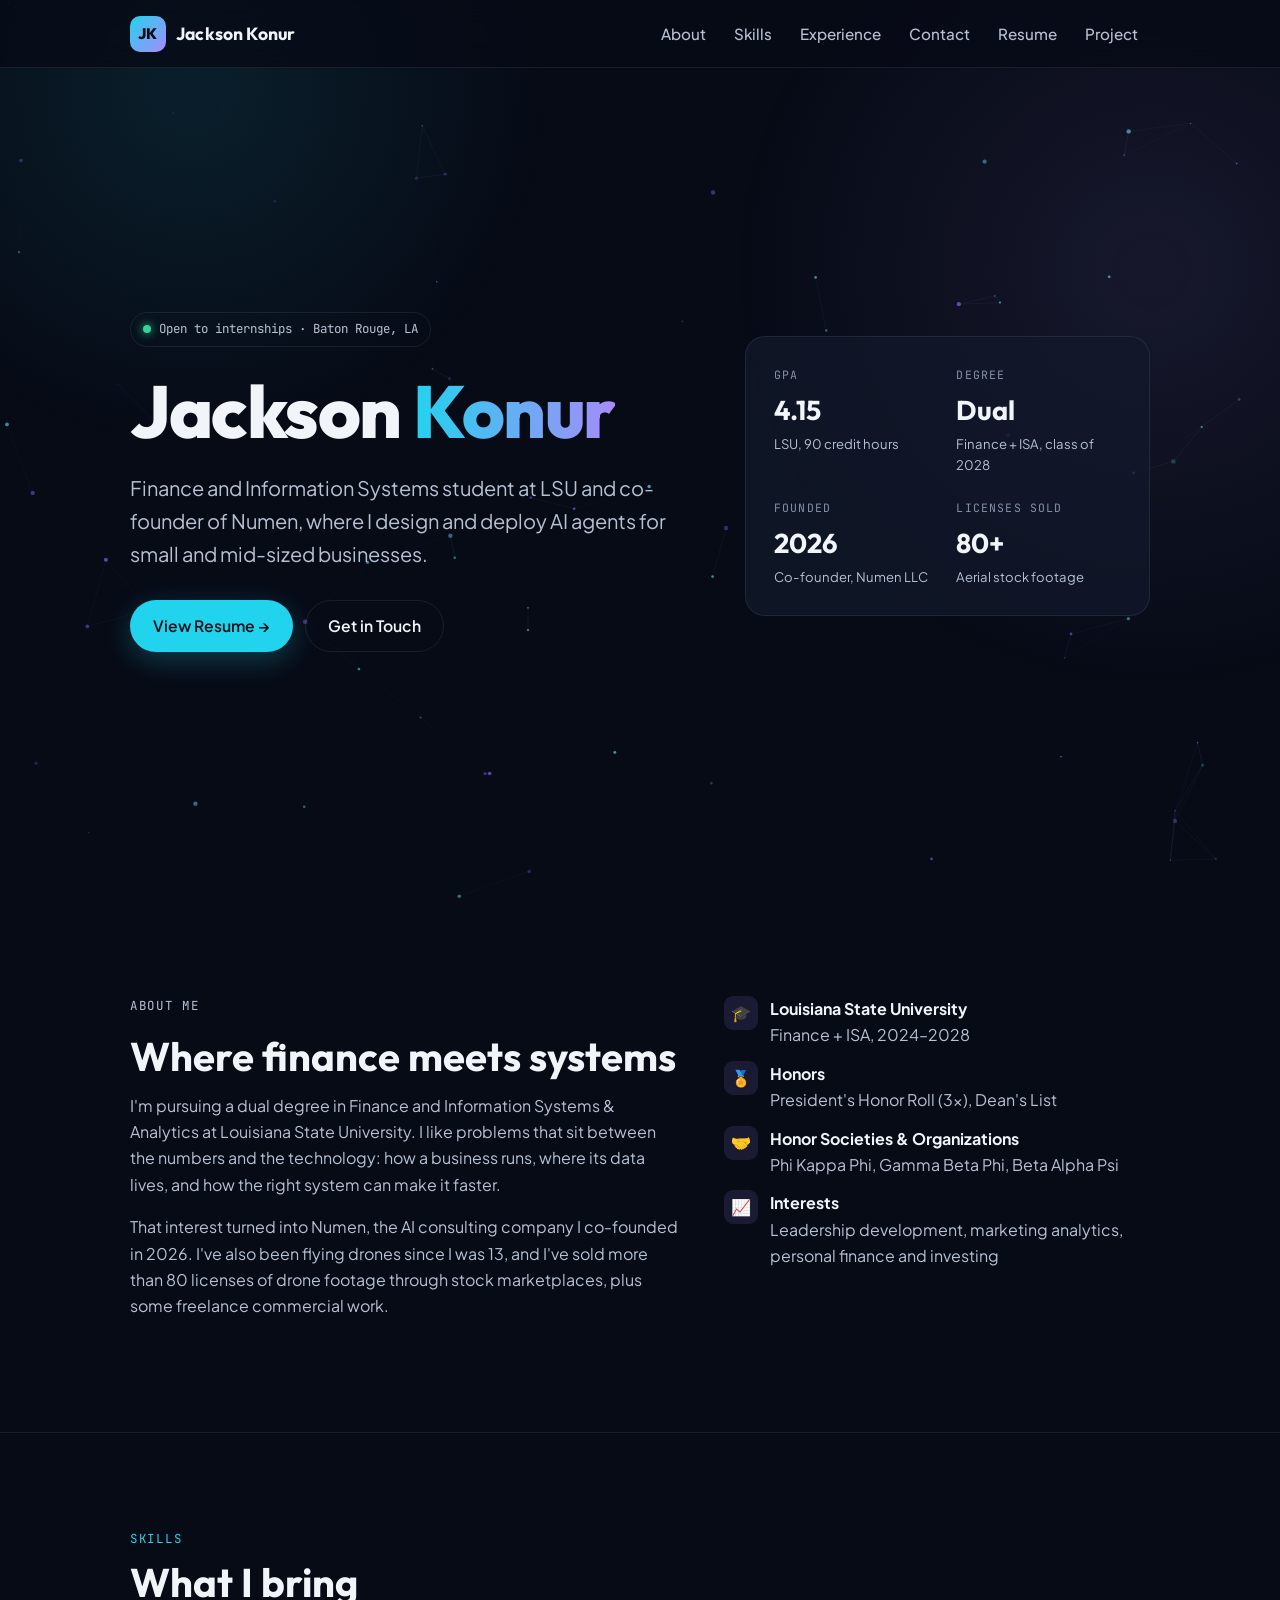
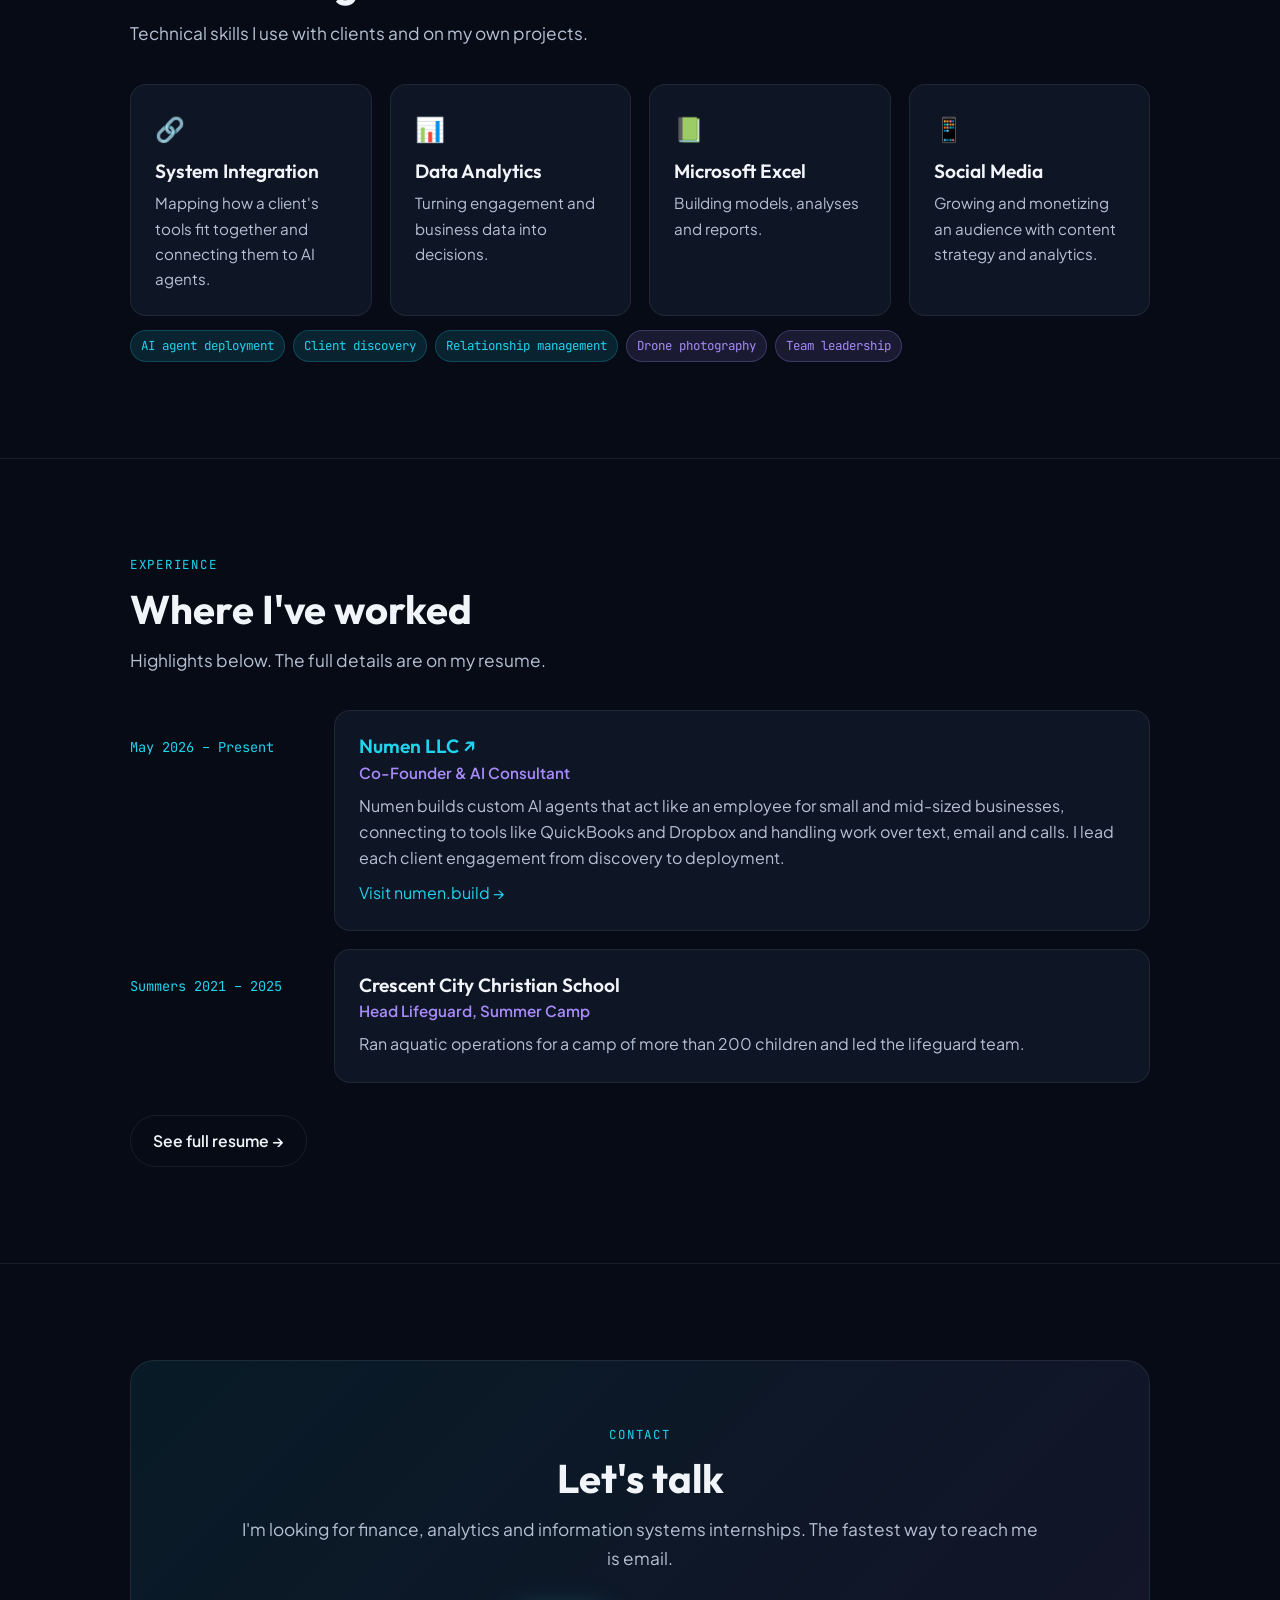
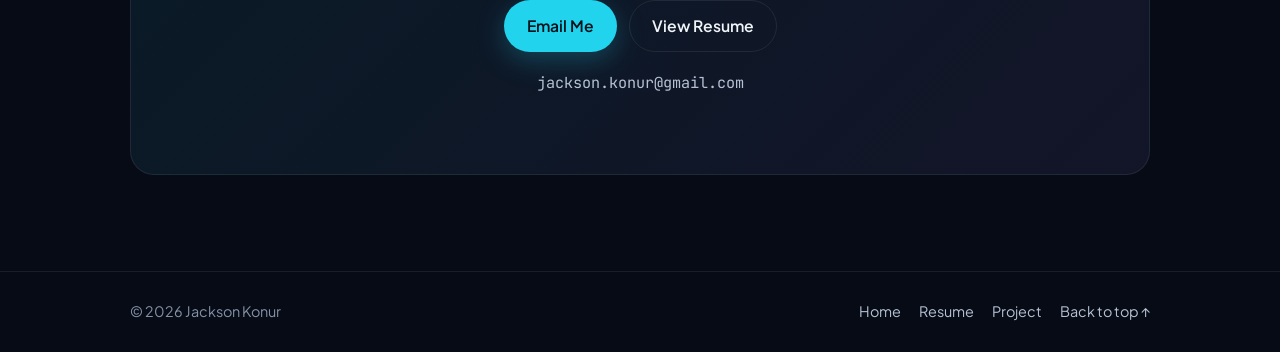
<file: index.html>
<!DOCTYPE html>
<html lang="en">
<head>
  <meta charset="UTF-8" />
  <meta name="viewport" content="width=device-width, initial-scale=1.0" />
  <title>Jackson Konur | Finance & Information Systems</title>
  <meta name="description" content="Jackson Konur, LSU Finance and Information Systems & Analytics student and co-founder of Numen LLC, an AI agent consultancy." />
  <link rel="icon" href="favicon.svg" type="image/svg+xml" />
  <link rel="preconnect" href="https://fonts.googleapis.com" />
  <link rel="preconnect" href="https://fonts.gstatic.com" crossorigin />
  <link href="https://fonts.googleapis.com/css2?family=JetBrains+Mono:wght@400;500;700&family=Outfit:wght@400;600;700;800&family=Plus+Jakarta+Sans:wght@400;500;600;700&display=swap" rel="stylesheet" />
  <link rel="stylesheet" href="styles.css" />
</head>
<body>
  <a href="#main" class="skip-link">Skip to content</a>
  <canvas id="bg-canvas" class="bg-canvas" aria-hidden="true"></canvas>

  <header class="site-header">
    <div class="header-inner">
      <a href="index.html" class="brand"><span class="brand-mark">JK</span>Jackson Konur</a>
      <button class="nav-toggle" aria-label="Open menu" aria-expanded="false" aria-controls="site-nav">☰</button>
      <nav class="nav" id="site-nav" aria-label="Main">
        <a href="#about">About</a>
        <a href="#skills">Skills</a>
        <a href="#experience">Experience</a>
        <a href="#contact">Contact</a>
        <a href="resume.html">Resume</a>
        <a href="project.html">Project</a>
      </nav>
    </div>
  </header>

  <main id="main">
    <!-- Profile -->
    <section class="hero" id="top">
      <div class="container hero-grid">
        <div>
          <p class="status-pill"><span class="dot"></span>Open to internships · Baton Rouge, LA</p>
          <h1>Jackson <span class="accent">Konur</span></h1>
          <p class="tagline">
            Finance and Information Systems student at LSU and co-founder of Numen, where I design and deploy
            AI agents for small and mid-sized businesses.
          </p>
          <div class="btn-row">
            <a href="resume.html" class="btn btn-primary">View Resume →</a>
            <a href="#contact" class="btn btn-ghost">Get in Touch</a>
          </div>
        </div>

        <aside class="hero-panel" aria-label="Quick facts">
          <dl>
            <div>
              <dt>GPA</dt>
              <dd>4.15<small>LSU, 90 credit hours</small></dd>
            </div>
            <div>
              <dt>Degree</dt>
              <dd>Dual<small>Finance + ISA, class of 2028</small></dd>
            </div>
            <div>
              <dt>Founded</dt>
              <dd>2026<small>Co-founder, Numen LLC</small></dd>
            </div>
            <div>
              <dt>Licenses sold</dt>
              <dd>80+<small>Aerial stock footage</small></dd>
            </div>
          </dl>
        </aside>
      </div>
    </section>

    <!-- About -->
    <section class="section" id="about">
      <div class="container about-grid">
        <div class="reveal">
          <p class="eyebrow">About me</p>
          <h2>Where finance meets systems</h2>
          <p>
            I'm pursuing a dual degree in Finance and Information Systems &amp; Analytics at Louisiana State
            University. I like problems that sit between the numbers and the technology: how a business runs,
            where its data lives, and how the right system can make it faster.
          </p>
          <p>
            That interest turned into Numen, the AI consulting company I co-founded in 2026. I've also been flying drones since I was
            13, and I've sold more than 80 licenses of drone footage through stock
            marketplaces, plus some freelance commercial work.
          </p>
        </div>
        <ul class="fact-list reveal">
          <li><span class="icon" aria-hidden="true">🎓</span><div><strong>Louisiana State University</strong>Finance + ISA, 2024–2028</div></li>
          <li><span class="icon" aria-hidden="true">🏅</span><div><strong>Honors</strong>President's Honor Roll (3x), Dean's List</div></li>
          <li><span class="icon" aria-hidden="true">🤝</span><div><strong>Honor Societies &amp; Organizations</strong>Phi Kappa Phi, Gamma Beta Phi, Beta Alpha Psi</div></li>
          <li><span class="icon" aria-hidden="true">📈</span><div><strong>Interests</strong>Leadership development, marketing analytics, personal finance and investing</div></li>
        </ul>
      </div>
    </section>

    <!-- Skills -->
    <section class="section" id="skills">
      <div class="container">
        <p class="eyebrow">Skills</p>
        <h2>What I bring</h2>
        <p class="lead">Technical skills I use with clients and on my own projects.</p>
        <div class="grid grid-4">
          <article class="card skill-card reveal">
            <div class="icon" aria-hidden="true">🔗</div>
            <h3>System Integration</h3>
            <p>Mapping how a client's tools fit together and connecting them to AI agents.</p>
          </article>
          <article class="card skill-card reveal">
            <div class="icon" aria-hidden="true">📊</div>
            <h3>Data Analytics</h3>
            <p>Turning engagement and business data into decisions.</p>
          </article>
          <article class="card skill-card reveal">
            <div class="icon" aria-hidden="true">📗</div>
            <h3>Microsoft Excel</h3>
            <p>Building models, analyses and reports.</p>
          </article>
          <article class="card skill-card reveal">
            <div class="icon" aria-hidden="true">📱</div>
            <h3>Social Media</h3>
            <p>Growing and monetizing an audience with content strategy and analytics.</p>
          </article>
        </div>
        <ul class="tag-list" aria-label="Additional skills">
          <li class="tag">AI agent deployment</li>
          <li class="tag">Client discovery</li>
          <li class="tag">Relationship management</li>
          <li class="tag violet">Drone photography</li>
          <li class="tag violet">Team leadership</li>
        </ul>
      </div>
    </section>

    <!-- Experience -->
    <section class="section" id="experience">
      <div class="container">
        <p class="eyebrow">Experience</p>
        <h2>Where I've worked</h2>
        <p class="lead">Highlights below. The full details are on my resume.</p>
        <ol class="timeline">
          <li class="timeline-item reveal">
            <div class="timeline-date">May 2026 – Present</div>
            <article class="card">
              <h3><a href="https://numen.build/" target="_blank" rel="noopener">Numen LLC ↗</a></h3>
              <div class="role">Co-Founder &amp; AI Consultant</div>
              <p>Numen builds custom AI agents that act like an employee for small and mid-sized businesses, connecting to tools like QuickBooks and Dropbox and handling work over text, email and calls. I lead each client engagement from discovery to deployment.</p>
              <p><a href="https://numen.build/" target="_blank" rel="noopener">Visit numen.build →</a></p>
            </article>
          </li>
          <li class="timeline-item reveal">
            <div class="timeline-date">Summers 2021 – 2025</div>
            <article class="card">
              <h3>Crescent City Christian School</h3>
              <div class="role">Head Lifeguard, Summer Camp</div>
              <p>Ran aquatic operations for a camp of more than 200 children and led the lifeguard team.</p>
            </article>
          </li>
        </ol>
        <div class="section-cta">
          <a href="resume.html" class="btn btn-ghost">See full resume →</a>
        </div>
      </div>
    </section>

    <!-- Contact -->
    <section class="section" id="contact">
      <div class="container">
        <div class="contact-box reveal">
          <p class="eyebrow">Contact</p>
          <h2>Let's talk</h2>
          <p class="lead">I'm looking for finance, analytics and information systems internships. The fastest way to reach me is email.</p>
          <div class="btn-row">
            <a href="mailto:jackson.konur@gmail.com" class="btn btn-primary">Email Me</a>
            <a href="resume.html" class="btn btn-ghost">View Resume</a>
          </div>
          <p class="contact-email">jackson.konur@gmail.com</p>
        </div>
      </div>
    </section>
  </main>

  <footer class="site-footer">
    <div class="container footer-inner">
      <span>© 2026 Jackson Konur</span>
      <nav class="footer-links" aria-label="Footer">
        <a href="index.html">Home</a>
        <a href="resume.html">Resume</a>
        <a href="project.html">Project</a>
        <a href="#top">Back to top ↑</a>
      </nav>
    </div>
  </footer>

  <script src="app.js"></script>
</body>
</html>
</file>
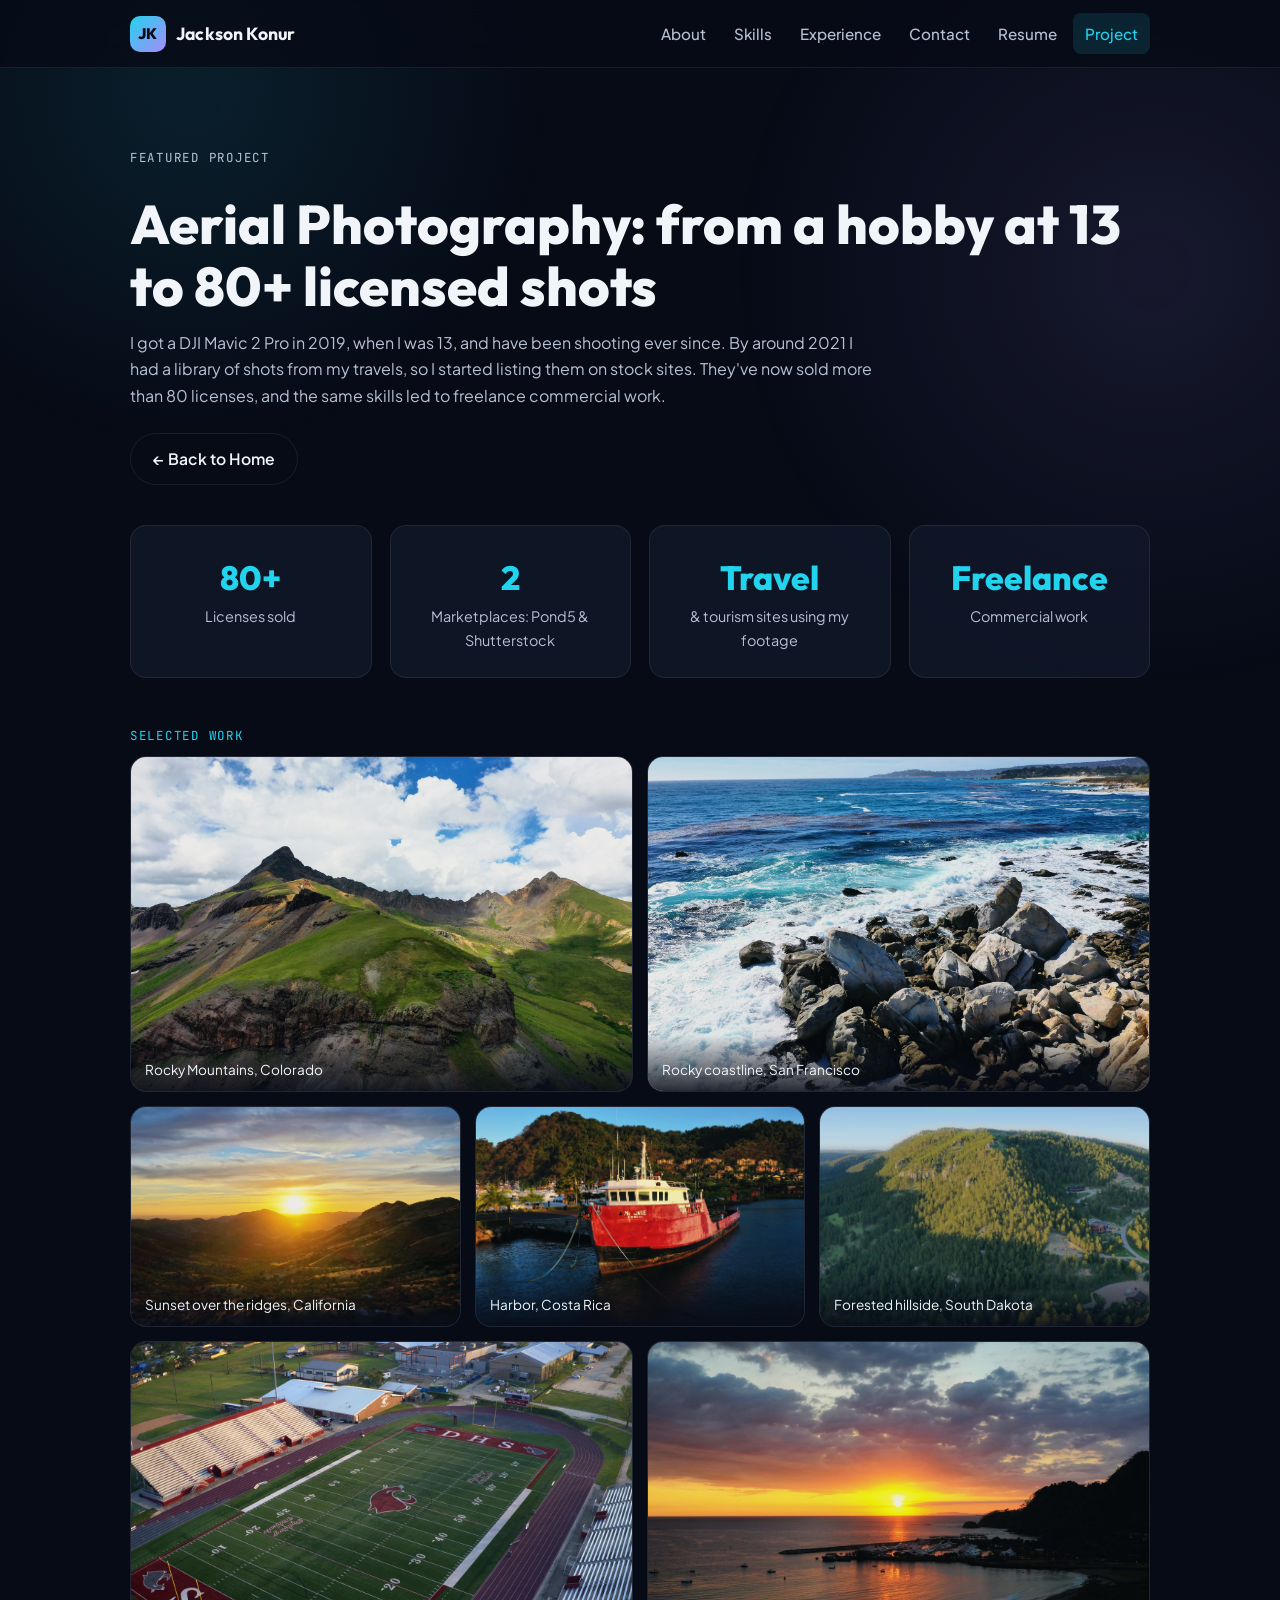
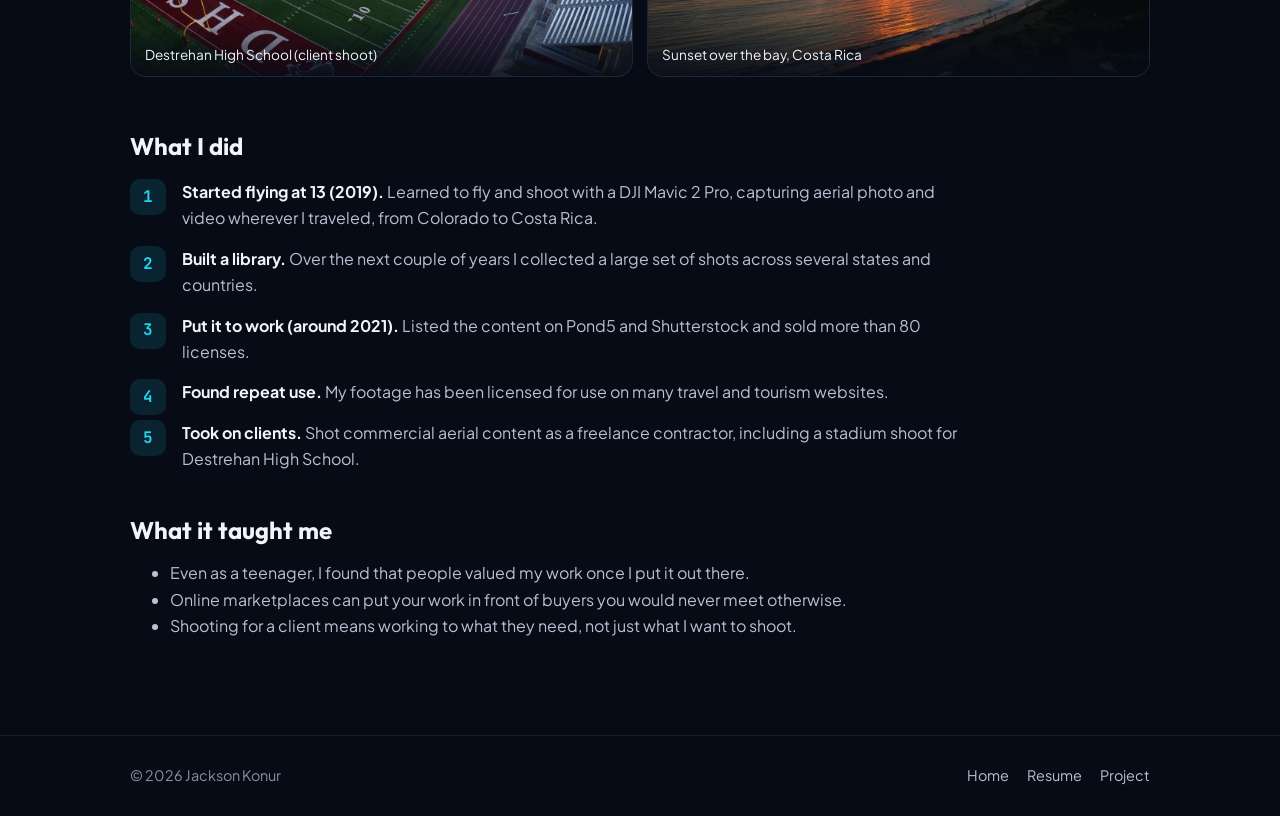
<file: project.html>
<!DOCTYPE html>
<html lang="en">

<head>
  <meta charset="UTF-8" />
  <meta name="viewport" content="width=device-width, initial-scale=1.0" />
  <title>Project: Aerial Photography | Jackson Konur</title>
  <meta name="description"
    content="Jackson Konur's aerial photography: drone footage licensed through Pond5 and Shutterstock and freelance commercial work." />
  <link rel="icon" href="favicon.svg" type="image/svg+xml" />
  <link rel="preconnect" href="https://fonts.googleapis.com" />
  <link rel="preconnect" href="https://fonts.gstatic.com" crossorigin />
  <link
    href="https://fonts.googleapis.com/css2?family=JetBrains+Mono:wght@400;500;700&family=Outfit:wght@400;600;700;800&family=Plus+Jakarta+Sans:wght@400;500;600;700&display=swap"
    rel="stylesheet" />
  <link rel="stylesheet" href="styles.css" />
</head>

<body>
  <a href="#main" class="skip-link">Skip to content</a>

  <header class="site-header">
    <div class="header-inner">
      <a href="index.html" class="brand"><span class="brand-mark">JK</span>Jackson Konur</a>
      <button class="nav-toggle" aria-label="Open menu" aria-expanded="false" aria-controls="site-nav">☰</button>
      <nav class="nav" id="site-nav" aria-label="Main">
        <a href="index.html#about">About</a>
        <a href="index.html#skills">Skills</a>
        <a href="index.html#experience">Experience</a>
        <a href="index.html#contact">Contact</a>
        <a href="resume.html">Resume</a>
        <a href="project.html" aria-current="page">Project</a>
      </nav>
    </div>
  </header>

  <main id="main" class="container">
    <section class="page-hero">
      <p class="eyebrow">Featured project</p>
      <h1>Aerial Photography: from a hobby at 13 to 80+ licensed shots</h1>
      <p>
        I got a DJI Mavic 2 Pro in 2019, when I was 13, and have been shooting ever since. By around 2021 I had a
        library of shots from my travels, so I started listing them on stock sites. They've now sold more than
        80 licenses, and the same skills led to freelance commercial work.
      </p>
      <div class="btn-row">
        <a href="index.html" class="btn btn-ghost">← Back to Home</a>
      </div>
    </section>

    <div class="stat-row">
      <div class="card stat">
        <div class="num">80+</div>
        <div class="label">Licenses sold</div>
      </div>
      <div class="card stat">
        <div class="num">2</div>
        <div class="label">Marketplaces: Pond5 &amp; Shutterstock</div>
      </div>
      <div class="card stat">
        <div class="num">Travel</div>
        <div class="label">&amp; tourism sites using my footage</div>
      </div>
      <div class="card stat">
        <div class="num">Freelance</div>
        <div class="label">Commercial work</div>
      </div>
    </div>

    <section aria-labelledby="gallery-h">
      <p class="eyebrow" id="gallery-h">Selected work</p>
      <div class="gallery">
        <figure class="wide"><img src="images/alpine-peak.jpg"
            alt="Aerial view of a green alpine ridge rising to a rocky peak under white clouds in Colorado"
            loading="lazy" width="1600" height="1067" />
          <figcaption>Rocky Mountains, Colorado</figcaption>
        </figure>
        <figure class="wide"><img src="images/coastline.jpg"
            alt="Waves breaking over granite boulders along the coast near San Francisco" loading="lazy" width="1600"
            height="1067" />
          <figcaption>Rocky coastline, San Francisco</figcaption>
        </figure>
        <figure><img src="images/sunset-ridge.jpg" alt="Sun setting behind layered mountain ridges" loading="lazy"
            width="1600" height="1067" />
          <figcaption>Sunset over the ridges, California</figcaption>
        </figure>
        <figure><img src="images/harbor.jpg" alt="Red work boat moored in a harbor below wooded hills in Costa Rica"
            loading="lazy" width="1600" height="900" />
          <figcaption>Harbor, Costa Rica</figcaption>
        </figure>
        <figure><img src="images/forest.jpg" alt="Forested hillside with homes and winding roads in late light"
            loading="lazy" width="1600" height="960" />
          <figcaption>Forested hillside, South Dakota</figcaption>
        </figure>
        <figure class="wide"><img src="images/stadium.jpg"
            alt="Destrehan High School football stadium and track seen from above" loading="lazy" width="1600"
            height="900" />
          <figcaption>Destrehan High School (client shoot)</figcaption>
        </figure>
        <figure class="wide"><img src="images/sunset-bay.jpg"
            alt="Sunset over a calm bay with a marina and dark headland" loading="lazy" width="1600" height="900" />
          <figcaption>Sunset over the bay, Costa Rica</figcaption>
        </figure>
      </div>
    </section>

    <article class="prose" style="padding-bottom: 80px">
      <h2>What I did</h2>
      <ol class="steps">
        <li><strong>Started flying at 13 (2019).</strong> Learned to fly and shoot with a DJI Mavic 2 Pro, capturing
          aerial photo and video wherever I traveled, from Colorado to Costa Rica.</li>
        <li><strong>Built a library.</strong> Over the next couple of years I collected a large set of shots across
          several states and countries.</li>
        <li><strong>Put it to work (around 2021).</strong> Listed the content on Pond5 and Shutterstock and sold more
          than 80 licenses.</li>
        <li><strong>Found repeat use.</strong> My footage has been licensed for use on many travel and tourism websites.
        </li>
        <li><strong>Took on clients.</strong> Shot commercial aerial content as a freelance contractor, including a
          stadium shoot for Destrehan High School.</li>
      </ol>

      <h2>What it taught me</h2>
      <ul>
        <li>Even as a teenager, I found that people valued my work once I put it out there.</li>
        <li>Online marketplaces can put your work in front of buyers you would never meet otherwise.</li>
        <li>Shooting for a client means working to what they need, not just what I want to shoot.</li>
      </ul>
    </article>
  </main>

  <footer class="site-footer">
    <div class="container footer-inner">
      <span>© 2026 Jackson Konur</span>
      <nav class="footer-links" aria-label="Footer">
        <a href="index.html">Home</a>
        <a href="resume.html">Resume</a>
        <a href="project.html">Project</a>
      </nav>
    </div>
  </footer>

  <script src="app.js"></script>
</body>

</html>
</file>
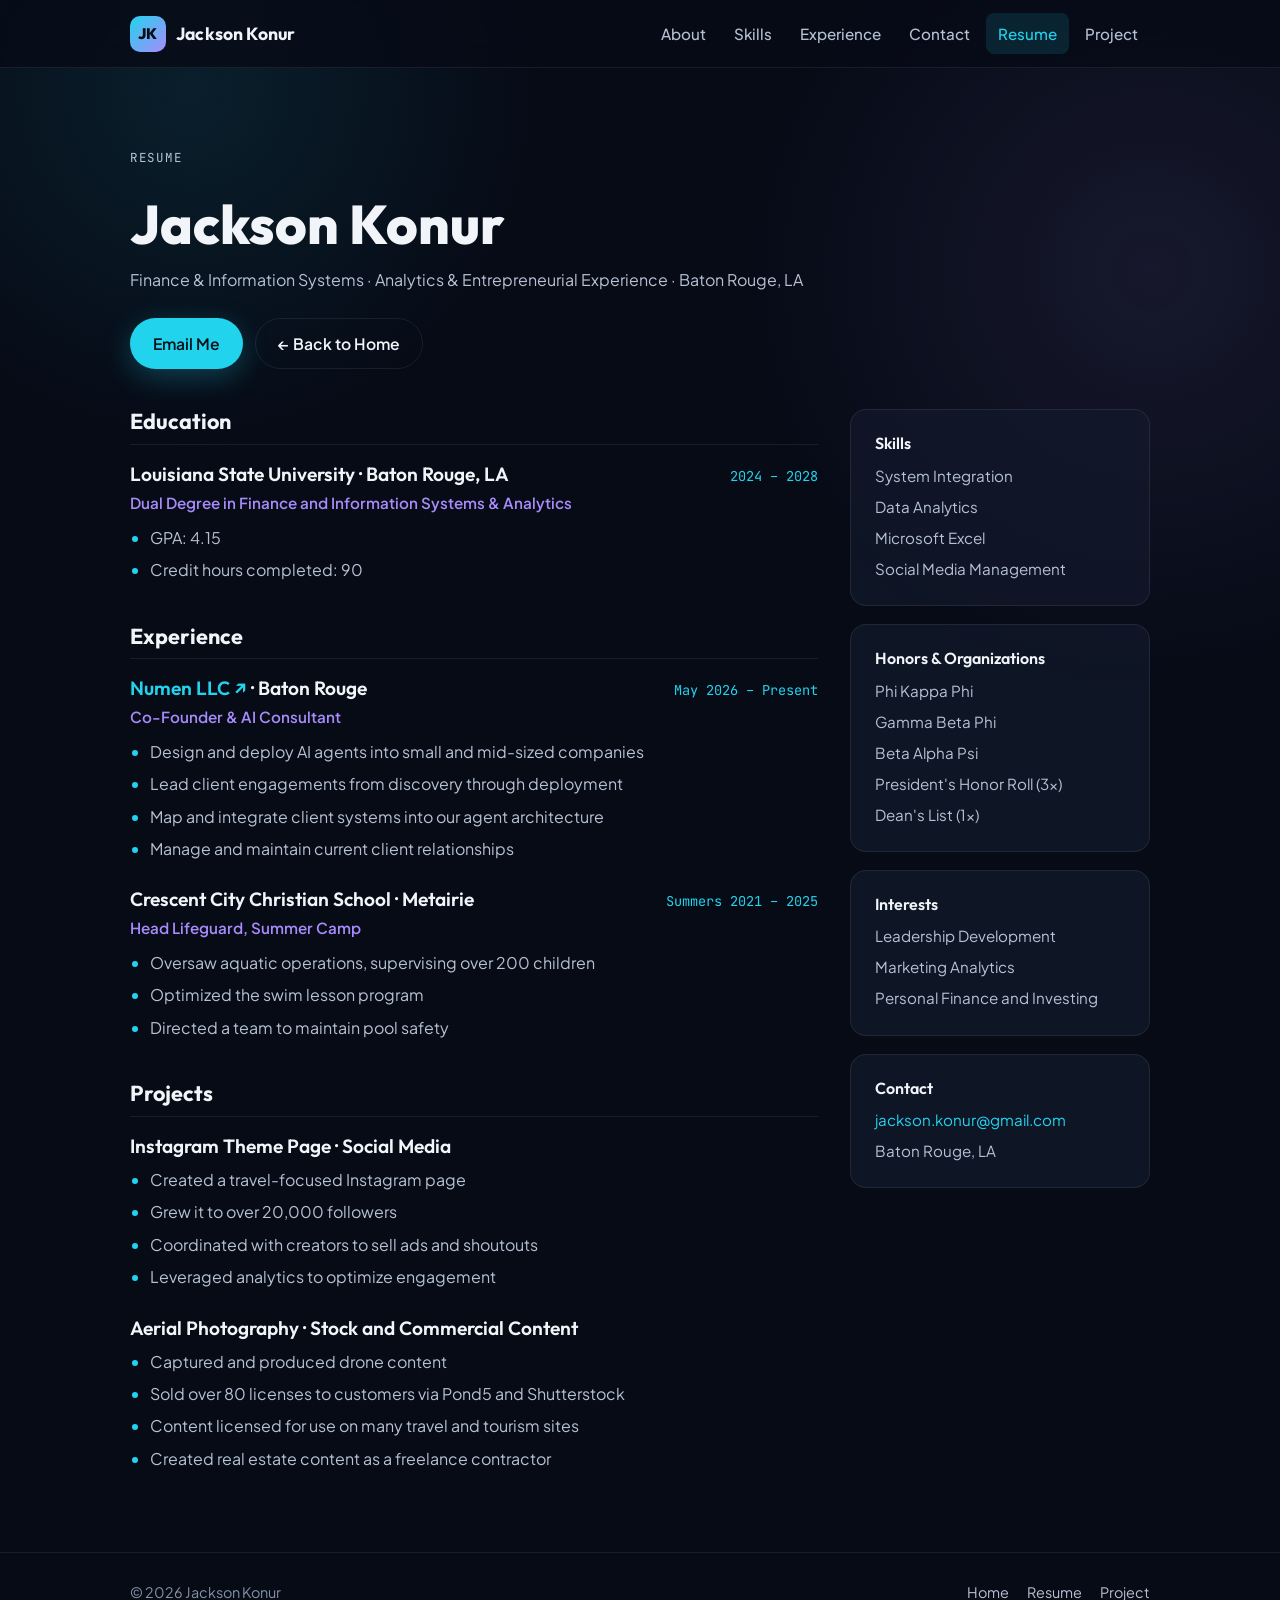
<file: resume.html>
<!DOCTYPE html>
<html lang="en">
<head>
  <meta charset="UTF-8" />
  <meta name="viewport" content="width=device-width, initial-scale=1.0" />
  <title>Resume | Jackson Konur</title>
  <meta name="description" content="Resume of Jackson Konur: education, experience, projects and honors." />
  <link rel="icon" href="favicon.svg" type="image/svg+xml" />
  <link rel="preconnect" href="https://fonts.googleapis.com" />
  <link rel="preconnect" href="https://fonts.gstatic.com" crossorigin />
  <link href="https://fonts.googleapis.com/css2?family=JetBrains+Mono:wght@400;500;700&family=Outfit:wght@400;600;700;800&family=Plus+Jakarta+Sans:wght@400;500;600;700&display=swap" rel="stylesheet" />
  <link rel="stylesheet" href="styles.css" />
</head>
<body>
  <a href="#main" class="skip-link">Skip to content</a>

  <header class="site-header">
    <div class="header-inner">
      <a href="index.html" class="brand"><span class="brand-mark">JK</span>Jackson Konur</a>
      <button class="nav-toggle" aria-label="Open menu" aria-expanded="false" aria-controls="site-nav">☰</button>
      <nav class="nav" id="site-nav" aria-label="Main">
        <a href="index.html#about">About</a>
        <a href="index.html#skills">Skills</a>
        <a href="index.html#experience">Experience</a>
        <a href="index.html#contact">Contact</a>
        <a href="resume.html" aria-current="page">Resume</a>
        <a href="project.html">Project</a>
      </nav>
    </div>
  </header>

  <main id="main" class="container">
    <section class="page-hero">
      <p class="eyebrow">Resume</p>
      <h1>Jackson Konur</h1>
      <p>Finance &amp; Information Systems · Analytics &amp; Entrepreneurial Experience · Baton Rouge, LA</p>
      <div class="btn-row">
        <a href="mailto:jackson.konur@gmail.com" class="btn btn-primary">Email Me</a>
        <a href="index.html" class="btn btn-ghost">← Back to Home</a>
      </div>
    </section>

    <div class="resume-layout">
      <div>
        <section class="resume-block" aria-labelledby="edu">
          <h2 id="edu">Education</h2>
          <div class="entry">
            <div class="entry-head">
              <h3>Louisiana State University · Baton Rouge, LA</h3>
              <span class="entry-date">2024 – 2028</span>
            </div>
            <div class="role">Dual Degree in Finance and Information Systems &amp; Analytics</div>
            <ul>
              <li>GPA: 4.15</li>
              <li>Credit hours completed: 90</li>
            </ul>
          </div>
        </section>

        <section class="resume-block" aria-labelledby="exp">
          <h2 id="exp">Experience</h2>
          <div class="entry">
            <div class="entry-head">
              <h3><a href="https://numen.build/" target="_blank" rel="noopener">Numen LLC ↗</a> · Baton Rouge</h3>
              <span class="entry-date">May 2026 – Present</span>
            </div>
            <div class="role">Co-Founder &amp; AI Consultant</div>
            <ul>
              <li>Design and deploy AI agents into small and mid-sized companies</li>
              <li>Lead client engagements from discovery through deployment</li>
              <li>Map and integrate client systems into our agent architecture</li>
              <li>Manage and maintain current client relationships</li>
            </ul>
          </div>
          <div class="entry">
            <div class="entry-head">
              <h3>Crescent City Christian School · Metairie</h3>
              <span class="entry-date">Summers 2021 – 2025</span>
            </div>
            <div class="role">Head Lifeguard, Summer Camp</div>
            <ul>
              <li>Oversaw aquatic operations, supervising over 200 children</li>
              <li>Optimized the swim lesson program</li>
              <li>Directed a team to maintain pool safety</li>
            </ul>
          </div>
        </section>

        <section class="resume-block" aria-labelledby="proj">
          <h2 id="proj">Projects</h2>
          <div class="entry">
            <div class="entry-head">
              <h3>Instagram Theme Page · Social Media</h3>
            </div>
            <ul>
              <li>Created a travel-focused Instagram page</li>
              <li>Grew it to over 20,000 followers</li>
              <li>Coordinated with creators to sell ads and shoutouts</li>
              <li>Leveraged analytics to optimize engagement</li>
            </ul>
          </div>
          <div class="entry">
            <div class="entry-head">
              <h3>Aerial Photography · Stock and Commercial Content</h3>
            </div>
            <ul>
              <li>Captured and produced drone content</li>
              <li>Sold over 80 licenses to customers via Pond5 and Shutterstock</li>
              <li>Content licensed for use on many travel and tourism sites</li>
              <li>Created real estate content as a freelance contractor</li>
            </ul>
          </div>
        </section>
      </div>

      <aside class="sidebar">
        <section class="card" aria-labelledby="skills-h">
          <h3 id="skills-h">Skills</h3>
          <ul>
            <li>System Integration</li>
            <li>Data Analytics</li>
            <li>Microsoft Excel</li>
            <li>Social Media Management</li>
          </ul>
        </section>
        <section class="card" aria-labelledby="honors-h">
          <h3 id="honors-h">Honors &amp; Organizations</h3>
          <ul>
            <li>Phi Kappa Phi</li>
            <li>Gamma Beta Phi</li>
            <li>Beta Alpha Psi</li>
            <li>President's Honor Roll (3x)</li>
            <li>Dean's List (1x)</li>
          </ul>
        </section>
        <section class="card" aria-labelledby="int-h">
          <h3 id="int-h">Interests</h3>
          <ul>
            <li>Leadership Development</li>
            <li>Marketing Analytics</li>
            <li>Personal Finance and Investing</li>
          </ul>
        </section>
        <section class="card" aria-labelledby="contact-h">
          <h3 id="contact-h">Contact</h3>
          <ul>
            <li><a href="mailto:jackson.konur@gmail.com">jackson.konur@gmail.com</a></li>
            <li>Baton Rouge, LA</li>
          </ul>
        </section>
      </aside>
    </div>
  </main>

  <footer class="site-footer">
    <div class="container footer-inner">
      <span>© 2026 Jackson Konur</span>
      <nav class="footer-links" aria-label="Footer">
        <a href="index.html">Home</a>
        <a href="resume.html">Resume</a>
        <a href="project.html">Project</a>
      </nav>
    </div>
  </footer>

  <script src="app.js"></script>
</body>
</html>
</file>
<file: styles.css>
/* ==========================================================================
   Jackson Konur — shared stylesheet for every page
   Palette: deep navy background, cyan primary accent, violet secondary
   ========================================================================== */

:root {
  --bg: #070b16;
  --bg-raised: #0e1424;
  --bg-card: rgba(18, 25, 43, 0.72);
  --border: rgba(255, 255, 255, 0.08);
  --border-strong: rgba(0, 229, 255, 0.35);

  --cyan: #22d3ee;
  --cyan-soft: rgba(34, 211, 238, 0.12);
  --violet: #a78bfa;
  --violet-soft: rgba(167, 139, 250, 0.12);

  --text: #f1f5f9;
  --text-2: #b6c2d4;
  --text-3: #8392a8;

  --font-display: 'Outfit', system-ui, sans-serif;
  --font-body: 'Plus Jakarta Sans', system-ui, sans-serif;
  --font-mono: 'JetBrains Mono', ui-monospace, monospace;

  --radius: 16px;
  --radius-sm: 10px;
  --max: 1100px;
  --gutter: clamp(16px, 4vw, 40px);
  --header-h: 68px;
}

*,
*::before,
*::after {
  box-sizing: border-box;
}

html {
  scroll-behavior: smooth;
  scroll-padding-top: calc(var(--header-h) + 16px);
}

body {
  margin: 0;
  background: var(--bg);
  color: var(--text);
  font-family: var(--font-body);
  font-size: 1rem;
  line-height: 1.65;
  overflow-x: hidden;
  -webkit-font-smoothing: antialiased;
}

img {
  max-width: 100%;
  display: block;
}

a {
  color: var(--cyan);
  text-decoration: none;
}

a:hover {
  text-decoration: underline;
}

:focus-visible {
  outline: 2px solid var(--cyan);
  outline-offset: 3px;
  border-radius: 4px;
}

.skip-link {
  position: absolute;
  left: -999px;
  top: 8px;
  background: var(--cyan);
  color: var(--bg);
  padding: 8px 14px;
  border-radius: 8px;
  z-index: 100;
  font-weight: 700;
}

.skip-link:focus {
  left: 8px;
}

/* Background glow + particle canvas (homepage only) */
.bg-canvas {
  position: fixed;
  inset: 0;
  z-index: -1;
  pointer-events: none;
}

body::before {
  content: '';
  position: fixed;
  inset: 0;
  z-index: -2;
  background:
    radial-gradient(600px circle at 15% 10%, rgba(34, 211, 238, 0.10), transparent 60%),
    radial-gradient(700px circle at 90% 30%, rgba(167, 139, 250, 0.10), transparent 60%);
}

/* ==========================================================================
   Header + navigation (identical on every page)
   ========================================================================== */
.site-header {
  position: sticky;
  top: 0;
  z-index: 50;
  height: var(--header-h);
  background: rgba(7, 11, 22, 0.78);
  backdrop-filter: blur(14px);
  -webkit-backdrop-filter: blur(14px);
  border-bottom: 1px solid var(--border);
}

.header-inner {
  max-width: var(--max);
  height: 100%;
  margin: 0 auto;
  padding: 0 var(--gutter);
  display: flex;
  align-items: center;
  justify-content: space-between;
  gap: 16px;
}

.brand {
  display: flex;
  align-items: center;
  gap: 10px;
  color: var(--text);
  font-family: var(--font-display);
  font-weight: 700;
  font-size: 1.1rem;
  letter-spacing: 0.01em;
}

.brand:hover {
  text-decoration: none;
}

.brand-mark {
  display: grid;
  place-items: center;
  width: 36px;
  height: 36px;
  border-radius: 10px;
  background: linear-gradient(135deg, var(--cyan), var(--violet));
  color: var(--bg);
  font-size: 0.95rem;
  font-weight: 800;
}

.nav {
  display: flex;
  align-items: center;
  gap: 4px;
}

.nav a {
  color: var(--text-2);
  font-weight: 500;
  font-size: 0.95rem;
  padding: 8px 12px;
  border-radius: 8px;
}

.nav a:hover {
  color: var(--text);
  background: rgba(255, 255, 255, 0.05);
  text-decoration: none;
}

.nav a[aria-current='page'] {
  color: var(--cyan);
  background: var(--cyan-soft);
}

.nav-toggle {
  display: none;
  background: none;
  border: 1px solid var(--border);
  color: var(--text);
  border-radius: 8px;
  width: 42px;
  height: 42px;
  font-size: 1.2rem;
  cursor: pointer;
}

/* ==========================================================================
   Layout helpers
   ========================================================================== */
.container {
  max-width: var(--max);
  margin: 0 auto;
  padding: 0 var(--gutter);
}

.section {
  padding: clamp(56px, 9vw, 96px) 0;
}

.section + .section {
  border-top: 1px solid var(--border);
}

.eyebrow {
  font-family: var(--font-mono);
  font-size: 0.78rem;
  letter-spacing: 0.14em;
  text-transform: uppercase;
  color: var(--cyan);
  margin: 0 0 10px;
}

h1,
h2,
h3 {
  font-family: var(--font-display);
  line-height: 1.15;
  margin: 0;
}

h2 {
  font-size: clamp(1.8rem, 4vw, 2.5rem);
  font-weight: 700;
  margin-bottom: 14px;
}

h3 {
  font-size: 1.2rem;
  font-weight: 600;
}

.lead {
  color: var(--text-2);
  font-size: 1.08rem;
  max-width: 62ch;
  margin: 0 0 36px;
}

.card {
  background: var(--bg-card);
  border: 1px solid var(--border);
  border-radius: var(--radius);
  padding: 24px;
  transition: border-color 0.2s ease, transform 0.2s ease;
}

.card:hover {
  border-color: var(--border-strong);
  transform: translateY(-2px);
}

.grid {
  display: grid;
  gap: 18px;
}

.grid-2 {
  grid-template-columns: repeat(2, minmax(0, 1fr));
}

.grid-3 {
  grid-template-columns: repeat(3, minmax(0, 1fr));
}

.grid-4 {
  grid-template-columns: repeat(4, minmax(0, 1fr));
}

.tag-list {
  display: flex;
  flex-wrap: wrap;
  gap: 8px;
  list-style: none;
  padding: 0;
  margin: 14px 0 0;
}

.tag {
  font-family: var(--font-mono);
  font-size: 0.78rem;
  padding: 5px 10px;
  border-radius: 999px;
  background: var(--cyan-soft);
  color: var(--cyan);
  border: 1px solid rgba(34, 211, 238, 0.22);
}

.tag.violet {
  background: var(--violet-soft);
  color: var(--violet);
  border-color: rgba(167, 139, 250, 0.25);
}

/* Buttons */
.btn {
  display: inline-flex;
  align-items: center;
  gap: 8px;
  padding: 12px 22px;
  border-radius: 999px;
  font-weight: 600;
  font-size: 0.98rem;
  border: 1px solid transparent;
  cursor: pointer;
  transition: transform 0.15s ease, box-shadow 0.2s ease, background 0.2s ease;
}

.btn:hover {
  text-decoration: none;
  transform: translateY(-1px);
}

.btn-primary {
  background: var(--cyan);
  color: #04121a;
  box-shadow: 0 8px 28px rgba(34, 211, 238, 0.25);
}

.btn-primary:hover {
  box-shadow: 0 10px 34px rgba(34, 211, 238, 0.4);
}

.btn-ghost {
  background: transparent;
  color: var(--text);
  border-color: var(--border);
}

.btn-ghost:hover {
  border-color: var(--border-strong);
}

.btn-row {
  display: flex;
  flex-wrap: wrap;
  gap: 12px;
}

/* ==========================================================================
   Homepage: hero / profile
   ========================================================================== */
.hero {
  min-height: calc(100vh - var(--header-h));
  min-height: calc(100svh - var(--header-h));
  display: flex;
  align-items: center;
  padding: 48px 0 64px;
}

.hero-grid {
  display: grid;
  grid-template-columns: 1.4fr 1fr;
  gap: 48px;
  align-items: center;
}

.hero h1 {
  font-size: clamp(2.6rem, 7vw, 4.6rem);
  font-weight: 800;
  letter-spacing: -0.02em;
  margin-bottom: 18px;
}

.hero h1 .accent {
  background: linear-gradient(90deg, var(--cyan), var(--violet));
  -webkit-background-clip: text;
  background-clip: text;
  color: transparent;
}

.hero .tagline {
  font-size: clamp(1.05rem, 2.2vw, 1.25rem);
  color: var(--text-2);
  max-width: 54ch;
  margin: 0 0 30px;
}

.status-pill {
  display: inline-flex;
  align-items: center;
  gap: 8px;
  font-family: var(--font-mono);
  font-size: 0.78rem;
  color: var(--text-2);
  padding: 6px 12px;
  border: 1px solid var(--border);
  border-radius: 999px;
  margin-bottom: 22px;
}

.status-pill .dot {
  width: 8px;
  height: 8px;
  border-radius: 50%;
  background: #34d399;
  box-shadow: 0 0 10px #34d399;
}

.hero-panel {
  background: var(--bg-card);
  border: 1px solid var(--border);
  border-radius: 20px;
  padding: 28px;
}

.hero-panel dl {
  display: grid;
  grid-template-columns: 1fr 1fr;
  gap: 22px 18px;
  margin: 0;
}

.hero-panel dt {
  font-family: var(--font-mono);
  font-size: 0.72rem;
  letter-spacing: 0.1em;
  text-transform: uppercase;
  color: var(--text-3);
}

.hero-panel dd {
  margin: 4px 0 0;
  font-family: var(--font-display);
  font-size: 1.7rem;
  font-weight: 700;
  color: var(--text);
}

.hero-panel dd small {
  display: block;
  font-family: var(--font-body);
  font-size: 0.82rem;
  font-weight: 400;
  color: var(--text-2);
}

/* About */
.about-grid {
  display: grid;
  grid-template-columns: 1.3fr 1fr;
  gap: 40px;
  align-items: start;
}

.about-grid p {
  color: var(--text-2);
  margin: 0 0 16px;
}

.fact-list {
  list-style: none;
  padding: 0;
  margin: 0;
  display: grid;
  gap: 12px;
}

.fact-list li {
  display: flex;
  gap: 12px;
  align-items: flex-start;
  color: var(--text-2);
}

.fact-list .icon {
  flex: none;
  width: 34px;
  height: 34px;
  display: grid;
  place-items: center;
  border-radius: 9px;
  background: var(--violet-soft);
  font-size: 1rem;
}

.fact-list strong {
  color: var(--text);
  display: block;
}

/* Skills */
.skill-card .icon {
  font-size: 1.5rem;
  margin-bottom: 12px;
}

.skill-card p {
  color: var(--text-2);
  font-size: 0.95rem;
  margin: 8px 0 0;
}

/* Experience timeline */
.timeline {
  list-style: none;
  margin: 0;
  padding: 0;
  display: grid;
  gap: 18px;
}

.timeline-item {
  display: grid;
  grid-template-columns: 180px 1fr;
  gap: 24px;
}

.timeline-date {
  font-family: var(--font-mono);
  font-size: 0.85rem;
  color: var(--cyan);
  padding-top: 26px;
}

.timeline-item .card p {
  color: var(--text-2);
  margin: 8px 0 0;
}

.role {
  color: var(--violet);
  font-weight: 600;
  font-size: 0.95rem;
  margin-top: 2px;
}

.section-cta {
  margin-top: 32px;
}

/* Contact */
.contact-box {
  text-align: center;
  background: linear-gradient(135deg, rgba(34, 211, 238, 0.08), rgba(167, 139, 250, 0.08));
  border: 1px solid var(--border);
  border-radius: 24px;
  padding: clamp(32px, 6vw, 64px) var(--gutter);
}

.contact-box .lead {
  margin: 0 auto 28px;
}

.contact-box .btn-row {
  justify-content: center;
}

.contact-email {
  font-family: var(--font-mono);
  color: var(--text-2);
  margin-top: 18px;
  font-size: 0.95rem;
  overflow-wrap: anywhere;
}

/* ==========================================================================
   Subpage header (resume + project)
   ========================================================================== */
.page-hero {
  padding: clamp(48px, 8vw, 80px) 0 clamp(24px, 4vw, 40px);
}

.page-hero h1 {
  font-size: clamp(2.2rem, 6vw, 3.4rem);
  font-weight: 800;
  margin-bottom: 12px;
}

.page-hero p {
  color: var(--text-2);
  max-width: 62ch;
  margin: 0 0 24px;
}

/* ==========================================================================
   Resume page
   ========================================================================== */
.resume-layout {
  display: grid;
  grid-template-columns: 1fr 300px;
  gap: 32px;
  align-items: start;
  padding-bottom: 80px;
}

.resume-block + .resume-block {
  margin-top: 40px;
}

.resume-block h2 {
  font-size: 1.35rem;
  padding-bottom: 10px;
  border-bottom: 1px solid var(--border);
  margin-bottom: 18px;
}

.entry + .entry {
  margin-top: 26px;
}

.entry-head {
  display: flex;
  justify-content: space-between;
  align-items: baseline;
  gap: 12px;
  flex-wrap: wrap;
}

.entry-date {
  font-family: var(--font-mono);
  font-size: 0.85rem;
  color: var(--cyan);
  white-space: nowrap;
}

.entry ul {
  margin: 10px 0 0;
  padding-left: 20px;
  color: var(--text-2);
}

.entry li + li {
  margin-top: 6px;
}

.entry li::marker {
  color: var(--cyan);
}

.sidebar {
  position: sticky;
  top: calc(var(--header-h) + 24px);
  display: grid;
  gap: 18px;
}

.sidebar h3 {
  font-size: 1rem;
  margin-bottom: 10px;
}

.sidebar ul {
  list-style: none;
  padding: 0;
  margin: 0;
  color: var(--text-2);
  display: grid;
  gap: 6px;
  font-size: 0.95rem;
}

/* ==========================================================================
   Project page
   ========================================================================== */
.stat-row {
  display: grid;
  grid-template-columns: repeat(4, minmax(0, 1fr));
  gap: 18px;
  margin-bottom: 48px;
}

.stat {
  text-align: center;
}

.stat .num {
  font-family: var(--font-display);
  font-size: clamp(1.6rem, 3vw, 2.1rem);
  font-weight: 800;
  color: var(--cyan);
}

.stat .label {
  color: var(--text-2);
  font-size: 0.9rem;
}

.prose {
  max-width: 70ch;
}

.prose p,
.prose li {
  color: var(--text-2);
}

.prose h2 {
  font-size: 1.5rem;
  margin: 44px 0 12px;
}

.steps {
  counter-reset: step;
  list-style: none;
  padding: 0;
  margin: 18px 0 0;
  display: grid;
  gap: 14px;
}

.steps li {
  counter-increment: step;
  position: relative;
  padding-left: 52px;
}

.steps li::before {
  content: counter(step);
  position: absolute;
  left: 0;
  top: 0;
  width: 36px;
  height: 36px;
  border-radius: 10px;
  display: grid;
  place-items: center;
  background: var(--cyan-soft);
  color: var(--cyan);
  font-family: var(--font-mono);
  font-weight: 700;
}

.steps strong {
  color: var(--text);
}

/* ==========================================================================
   Footer (identical on every page)
   ========================================================================== */
.site-footer {
  border-top: 1px solid var(--border);
  padding: 28px 0;
  color: var(--text-3);
  font-size: 0.9rem;
}

.footer-inner {
  display: flex;
  justify-content: space-between;
  align-items: center;
  gap: 16px;
  flex-wrap: wrap;
}

.footer-links {
  display: flex;
  gap: 18px;
  flex-wrap: wrap;
}

.footer-links a {
  color: var(--text-2);
}

/* Small entrance animation, skipped for people who prefer reduced motion */
.reveal {
  opacity: 0;
  transform: translateY(14px);
  transition: opacity 0.6s ease, transform 0.6s ease;
}

.reveal.visible {
  opacity: 1;
  transform: none;
}

@media (prefers-reduced-motion: reduce) {
  html {
    scroll-behavior: auto;
  }

  .reveal {
    opacity: 1;
    transform: none;
    transition: none;
  }

  .card,
  .btn {
    transition: none;
  }
}

/* ==========================================================================
   Responsive
   ========================================================================== */
@media (max-width: 960px) {
  .grid-4 {
    grid-template-columns: repeat(2, minmax(0, 1fr));
  }

  .grid-3 {
    grid-template-columns: repeat(2, minmax(0, 1fr));
  }

  .hero-grid,
  .about-grid,
  .resume-layout {
    grid-template-columns: 1fr;
  }

  .sidebar {
    position: static;
  }

  .stat-row {
    grid-template-columns: repeat(2, minmax(0, 1fr));
  }
}

@media (max-width: 720px) {
  .nav-toggle {
    display: block;
  }

  .nav {
    display: none;
    position: absolute;
    top: var(--header-h);
    left: 0;
    right: 0;
    flex-direction: column;
    align-items: stretch;
    padding: 12px var(--gutter) 18px;
    background: rgba(7, 11, 22, 0.97);
    border-bottom: 1px solid var(--border);
  }

  .nav.open {
    display: flex;
  }

  .nav a {
    padding: 12px;
  }

  .grid-2,
  .grid-3,
  .grid-4 {
    grid-template-columns: 1fr;
  }

  .timeline-item {
    grid-template-columns: 1fr;
    gap: 8px;
  }

  .timeline-date {
    padding-top: 0;
  }

  .hero {
    min-height: auto;
    padding-top: 40px;
  }

  .btn-row .btn {
    flex: 1 1 auto;
    justify-content: center;
  }
}

/* Project photo gallery */
.gallery {
  display: grid;
  grid-template-columns: repeat(6, minmax(0, 1fr));
  gap: 14px;
  margin: 8px 0 56px;
}

.gallery figure {
  margin: 0;
  grid-column: span 2;
  border-radius: var(--radius);
  overflow: hidden;
  border: 1px solid var(--border);
  background: var(--bg-raised);
  position: relative;
}

.gallery figure.wide {
  grid-column: span 3;
}

.gallery img {
  width: 100%;
  height: 100%;
  aspect-ratio: 3 / 2;
  object-fit: cover;
  transition: transform 0.4s ease;
}

.gallery figure:hover img {
  transform: scale(1.04);
}

.gallery figcaption {
  position: absolute;
  left: 0;
  right: 0;
  bottom: 0;
  padding: 24px 14px 10px;
  font-size: 0.85rem;
  color: var(--text);
  background: linear-gradient(transparent, rgba(7, 11, 22, 0.85));
}

@media (max-width: 720px) {
  .gallery {
    grid-template-columns: 1fr;
  }

  .gallery figure,
  .gallery figure.wide {
    grid-column: auto;
  }
}

@media (prefers-reduced-motion: reduce) {
  .gallery img {
    transition: none;
  }
}

@media (max-width: 720px) {
  .stat {
    padding: 18px 12px;
  }

  .stat .num {
    font-size: 1.45rem;
    overflow-wrap: anywhere;
  }
}

/* ==========================================================================
   Print Styles
   ========================================================================== */
@media print {
  body {
    background: #fff !important;
    color: #000 !important;
  }

  .site-header,
  .site-footer,
  .btn-row,
  .btn,
  .bg-canvas,
  body::before,
  .skip-link {
    display: none !important;
  }

  * {
    color: #000 !important;
    background: transparent !important;
    box-shadow: none !important;
    text-shadow: none !important;
  }

  .resume-layout {
    display: block;
  }

  .card {
    border: none !important;
    padding: 0 !important;
    margin-bottom: 20px;
  }

  .sidebar {
    margin-top: 30px;
  }
}
</file>
